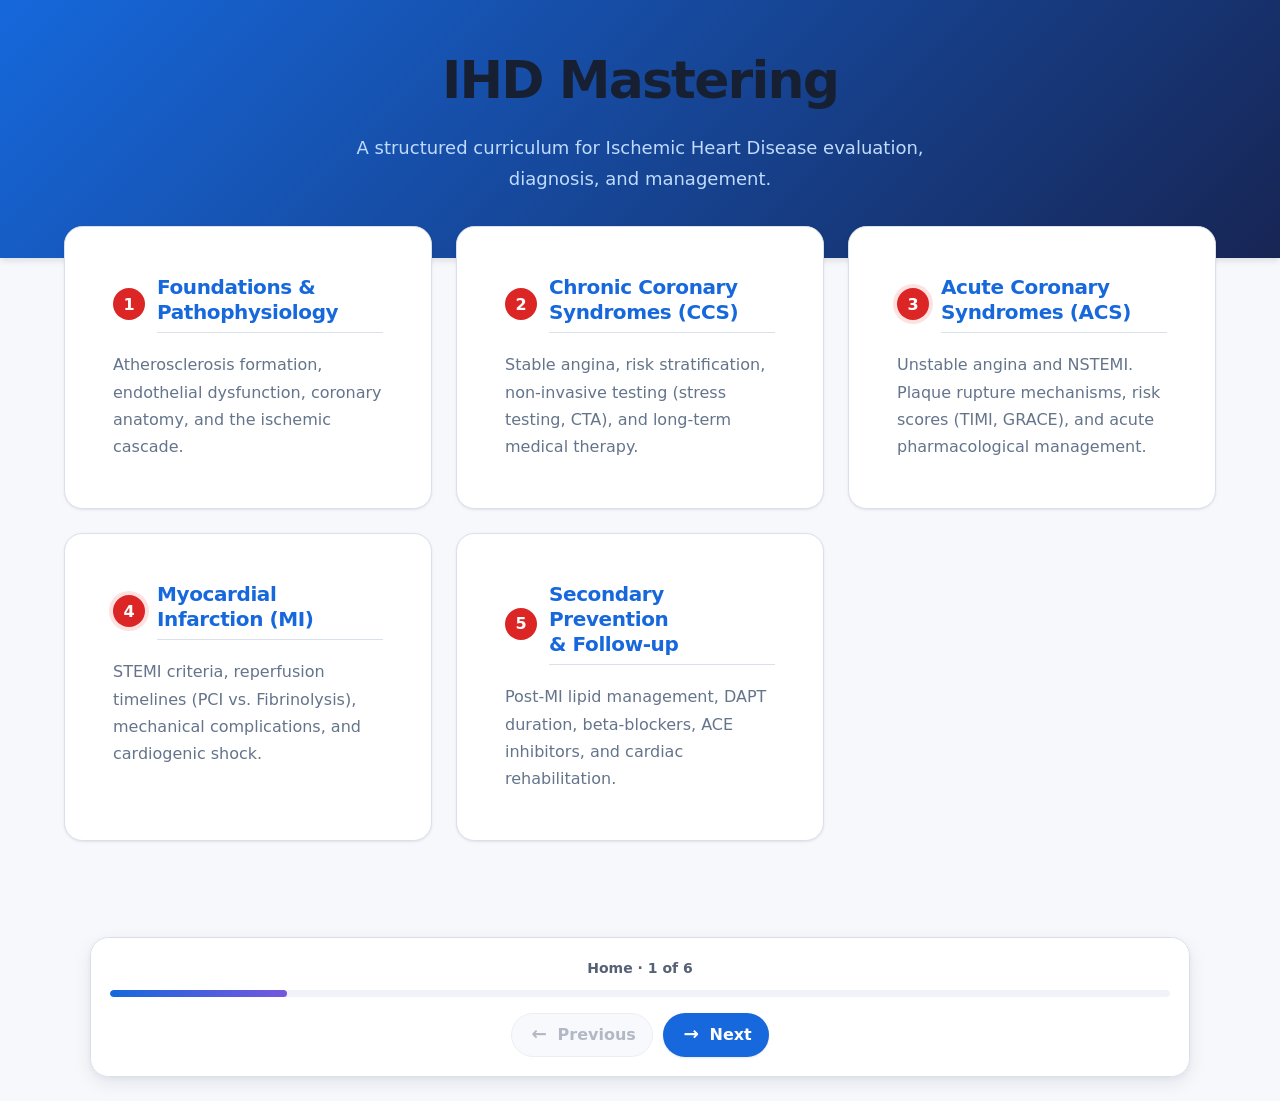
<file: index.html>
<!DOCTYPE html>
<html lang="en">
<head>
    <meta charset="UTF-8">
    <meta name="viewport" content="width=device-width, initial-scale=1.0">
    <title>IHD Mastering</title>
    <style>
        :root {
            --primary: #1e3a8a; /* Deep medical blue */
            --secondary: #dc2626; /* Alert red for cardiology */
            --bg-color: #f8fafc;
            --card-bg: #ffffff;
            --text-main: #334155;
            --text-light: #94a3b8;
        }

        body {
            font-family: system-ui, -apple-system, sans-serif;
            background-color: var(--bg-color);
            color: var(--text-main);
            margin: 0;
            padding: 0;
            line-height: 1.5;
        }

        header {
            background: linear-gradient(135deg, var(--primary) 0%, #172554 100%);
            color: white;
            padding: 3rem 2rem;
            text-align: center;
            box-shadow: 0 4px 6px -1px rgba(0, 0, 0, 0.1);
        }

        h1 {
            margin: 0;
            font-size: 2.5rem;
            letter-spacing: -0.025em;
        }

        header p {
            font-size: 1.125rem;
            color: #bfdbfe;
            margin-top: 0.5rem;
            max-width: 600px;
            margin-inline: auto;
        }

        .container {
            max-width: 1200px;
            margin: -2rem auto 3rem;
            padding: 0 1.5rem;
            position: relative;
        }

        .grid {
            display: grid;
            grid-template-columns: repeat(auto-fit, minmax(300px, 1fr));
            gap: 1.5rem;
        }

        .card {
            background: var(--card-bg);
            border-radius: 12px;
            box-shadow: 0 4px 6px -1px rgba(0, 0, 0, 0.1), 0 2px 4px -1px rgba(0, 0, 0, 0.06);
            text-decoration: none;
            color: inherit;
            display: flex;
            flex-direction: column;
            transition: transform 0.2s ease, box-shadow 0.2s ease;
            overflow: hidden;
            border: 1px solid #e2e8f0;
        }

        .card:hover {
            transform: translateY(-4px);
            box-shadow: 0 10px 15px -3px rgba(0, 0, 0, 0.1), 0 4px 6px -2px rgba(0, 0, 0, 0.05);
            border-color: var(--primary);
        }

        .card-header {
            background-color: var(--card-bg);
            padding: 1.5rem 1.5rem 0.5rem;
            display: flex;
            align-items: center;
            gap: 12px;
            border-bottom: 2px solid transparent;
        }

        .card-number {
            background: var(--secondary);
            color: white;
            border-radius: 50%;
            width: 32px;
            height: 32px;
            display: flex;
            align-items: center;
            justify-content: center;
            font-weight: 700;
            font-size: 1rem;
            flex-shrink: 0;
        }

        .card-title {
            font-size: 1.25rem;
            font-weight: 600;
            color: var(--primary);
            margin: 0;
        }

        .card-body {
            padding: 0.5rem 1.5rem 1.5rem;
            color: #64748b;
            flex-grow: 1;
        }

        /* Highlight the critical ACS/MI modules with red accents */
        .card:nth-child(3) .card-number, .card:nth-child(4) .card-number {
            background: var(--secondary);
            box-shadow: 0 0 0 4px #fee2e2;
        }
    </style>
</head>
<body>

    <header>
        <h1>IHD Mastering</h1>
        <p>A structured curriculum for Ischemic Heart Disease evaluation, diagnosis, and management.</p>
    </header>

    <div class="container">
        <div class="grid">
            
            <a href="1.html" class="card">
                <div class="card-header">
                    <span class="card-number">1</span>
                    <h2 class="card-title">Foundations & Pathophysiology</h2>
                </div>
                <div class="card-body">
                    Atherosclerosis formation, endothelial dysfunction, coronary anatomy, and the ischemic cascade.
                </div>
            </a>

            <a href="2.html" class="card">
                <div class="card-header">
                    <span class="card-number">2</span>
                    <h2 class="card-title">Chronic Coronary Syndromes (CCS)</h2>
                </div>
                <div class="card-body">
                    Stable angina, risk stratification, non-invasive testing (stress testing, CTA), and long-term medical therapy.
                </div>
            </a>

            <a href="3.html" class="card">
                <div class="card-header">
                    <span class="card-number">3</span>
                    <h2 class="card-title">Acute Coronary Syndromes (ACS)</h2>
                </div>
                <div class="card-body">
                    Unstable angina and NSTEMI. Plaque rupture mechanisms, risk scores (TIMI, GRACE), and acute pharmacological management.
                </div>
            </a>

            <a href="4.html" class="card">
                <div class="card-header">
                    <span class="card-number">4</span>
                    <h2 class="card-title">Myocardial Infarction (MI)</h2>
                </div>
                <div class="card-body">
                    STEMI criteria, reperfusion timelines (PCI vs. Fibrinolysis), mechanical complications, and cardiogenic shock.
                </div>
            </a>

            <a href="5.html" class="card">
                <div class="card-header">
                    <span class="card-number">5</span>
                    <h2 class="card-title">Secondary Prevention & Follow-up</h2>
                </div>
                <div class="card-body">
                    Post-MI lipid management, DAPT duration, beta-blockers, ACE inhibitors, and cardiac rehabilitation.
                </div>
            </a>

        </div>
    </div>

<link rel="stylesheet" href="styles.css">
<script src="nav.js"></script>
</body>
</html>
</file>
<file: styles.css>
:root {
    color-scheme: light;

    --page-bg: #f6f8fc;
    --surface: #ffffff;
    --surface-secondary: #f0f4f9;
    --surface-hover: #e8eef7;

    --text-primary: #172033;
    --text-secondary: #566176;
    --text-muted: #748095;

    --border: #d9e0ea;
    --border-strong: #bcc7d6;

    --primary: #1668dc;
    --primary-hover: #0d55bd;
    --primary-active: #084798;
    --primary-soft: #e8f1ff;
    --primary-contrast: #ffffff;

    --success: #198754;
    --warning: #b45f06;
    --danger: #c62828;

    --link: #095fc4;
    --link-hover: #06498f;

    --code-bg: #edf1f7;
    --code-text: #b4235a;

    --selection-bg: #b9d7ff;
    --selection-text: #10233e;

    --shadow-sm:
        0 1px 2px rgba(17, 24, 39, 0.06),
        0 1px 4px rgba(17, 24, 39, 0.04);

    --shadow-md:
        0 6px 18px rgba(17, 24, 39, 0.08),
        0 2px 6px rgba(17, 24, 39, 0.05);

    --shadow-lg:
        0 18px 45px rgba(17, 24, 39, 0.14),
        0 5px 15px rgba(17, 24, 39, 0.07);

    --radius-sm: 0.45rem;
    --radius-md: 0.8rem;
    --radius-lg: 1.15rem;
    --radius-pill: 999px;

    --content-width: 1100px;
    --reading-width: 78ch;

    --transition-fast: 150ms ease;
    --transition-normal: 250ms ease;

    --focus-ring:
        0 0 0 3px rgba(22, 104, 220, 0.25);
}

*,
*::before,
*::after {
    box-sizing: border-box;
}

html {
    min-height: 100%;
    scroll-behavior: smooth;
    background: var(--page-bg);
    accent-color: var(--primary);
}

body {
    min-height: 100vh;
    margin: 0;
    background: var(--page-bg);
    color: var(--text-primary);
    font-family:
        Inter,
        ui-sans-serif,
        system-ui,
        -apple-system,
        BlinkMacSystemFont,
        "Segoe UI",
        Roboto,
        Arial,
        sans-serif;
    font-size: 1rem;
    line-height: 1.7;
    text-rendering: optimizeLegibility;
    -webkit-font-smoothing: antialiased;
}

::selection {
    background: var(--selection-bg);
    color: var(--selection-text);
}

img,
picture,
video,
canvas,
svg {
    display: block;
    max-width: 100%;
}

img {
    height: auto;
    border-radius: var(--radius-md);
}

button,
input,
textarea,
select {
    font: inherit;
}

button,
a {
    -webkit-tap-highlight-color: transparent;
}

button {
    color: inherit;
}

a {
    color: var(--link);
    text-decoration-thickness: 0.08em;
    text-underline-offset: 0.18em;
    transition:
        color var(--transition-fast),
        background-color var(--transition-fast),
        border-color var(--transition-fast),
        transform var(--transition-fast);
}

a:hover {
    color: var(--link-hover);
}

a:focus-visible,
button:focus-visible,
input:focus-visible,
textarea:focus-visible,
select:focus-visible,
[tabindex]:focus-visible {
    outline: none;
    box-shadow: var(--focus-ring);
}

hr {
    height: 1px;
    margin: 2rem 0;
    border: 0;
    background: var(--border);
}

h1,
h2,
h3,
h4,
h5,
h6 {
    color: var(--text-primary);
    line-height: 1.25;
    text-wrap: balance;
    scroll-margin-top: 1rem;
}

h1 {
    margin: 0 0 1.25rem;
    font-size: clamp(2rem, 5vw, 3.25rem);
    letter-spacing: -0.035em;
}

h2 {
    margin: 2.4rem 0 1rem;
    padding-bottom: 0.45rem;
    border-bottom: 1px solid var(--border);
    font-size: clamp(1.55rem, 3vw, 2.15rem);
    letter-spacing: -0.02em;
}

h3 {
    margin: 2rem 0 0.75rem;
    font-size: clamp(1.25rem, 2.4vw, 1.65rem);
}

h4 {
    margin: 1.5rem 0 0.6rem;
    font-size: 1.2rem;
}

p {
    margin: 0 0 1rem;
}

small,
.text-muted {
    color: var(--text-muted);
}

strong {
    color: var(--text-primary);
}

mark {
    padding: 0.1em 0.3em;
    border-radius: 0.25rem;
    background: #ffe38a;
    color: #332500;
}

.page-container {
    width: min(calc(100% - 2rem), var(--content-width));
    margin-inline: auto;
    padding-block: clamp(1.5rem, 4vw, 3.5rem);
}

.reading-container {
    width: min(calc(100% - 2rem), var(--reading-width));
    margin-inline: auto;
    padding-block: clamp(1.5rem, 4vw, 3.5rem);
}

.card,
section.card,
article.card {
    padding: clamp(1rem, 3vw, 1.5rem);
    border: 1px solid var(--border);
    border-radius: var(--radius-lg);
    background: var(--surface);
    box-shadow: var(--shadow-sm);
}

ul,
ol {
    padding-inline-start: 1.6rem;
}

li {
    margin-block: 0.35rem;
}

li::marker {
    color: var(--primary);
    font-weight: 700;
}

blockquote {
    margin: 1.5rem 0;
    padding: 1rem 1.25rem;
    border-inline-start: 4px solid var(--primary);
    border-radius: 0 var(--radius-md) var(--radius-md) 0;
    background: var(--primary-soft);
    color: var(--text-secondary);
}

blockquote > :last-child {
    margin-bottom: 0;
}

code,
kbd,
samp {
    font-family:
        "Cascadia Code",
        "SFMono-Regular",
        Consolas,
        "Liberation Mono",
        monospace;
}

:not(pre) > code {
    padding: 0.14rem 0.38rem;
    border: 1px solid var(--border);
    border-radius: var(--radius-sm);
    background: var(--code-bg);
    color: var(--code-text);
    font-size: 0.9em;
    overflow-wrap: anywhere;
}

pre {
    max-width: 100%;
    margin: 1.5rem 0;
    padding: 1rem 1.15rem;
    overflow: auto;
    border: 1px solid var(--border);
    border-radius: var(--radius-md);
    background: var(--code-bg);
    color: var(--text-primary);
    box-shadow: var(--shadow-sm);
    line-height: 1.55;
    tab-size: 4;
}

pre code {
    padding: 0;
    border: 0;
    background: transparent;
    color: inherit;
}

.table-scroll {
    max-width: 100%;
    margin: 1.5rem 0;
    overflow-x: auto;
    border: 1px solid var(--border);
    border-radius: var(--radius-md);
    background: var(--surface);
    box-shadow: var(--shadow-sm);
    overscroll-behavior-inline: contain;
}

.table-scroll:focus-visible {
    box-shadow: var(--focus-ring);
}

table {
    width: 100%;
    min-width: 520px;
    border-collapse: collapse;
    background: var(--surface);
    color: var(--text-primary);
}

th,
td {
    padding: 0.8rem 0.95rem;
    border-bottom: 1px solid var(--border);
    text-align: start;
    vertical-align: top;
}

th {
    background: var(--surface-secondary);
    color: var(--text-primary);
    font-weight: 700;
}

tbody tr {
    transition: background-color var(--transition-fast);
}

tbody tr:hover {
    background: var(--surface-hover);
}

tbody tr:last-child td {
    border-bottom: 0;
}

input,
textarea,
select {
    width: 100%;
    max-width: 100%;
    padding: 0.68rem 0.8rem;
    border: 1px solid var(--border-strong);
    border-radius: var(--radius-sm);
    background: var(--surface);
    color: var(--text-primary);
    transition:
        border-color var(--transition-fast),
        box-shadow var(--transition-fast);
}

input::placeholder,
textarea::placeholder {
    color: var(--text-muted);
}

input:hover,
textarea:hover,
select:hover {
    border-color: var(--primary);
}

fieldset {
    margin: 1.5rem 0;
    padding: 1rem;
    border: 1px solid var(--border);
    border-radius: var(--radius-md);
}

legend {
    padding-inline: 0.4rem;
    color: var(--text-primary);
    font-weight: 700;
}

.site-navigation {
    width: min(calc(100% - 1.5rem), var(--content-width));
    margin: clamp(3rem, 8vw, 6rem) auto 1.5rem;
    padding: clamp(0.85rem, 2vw, 1.2rem);
    border: 1px solid var(--border);
    border-radius: var(--radius-lg);
    background: rgba(255, 255, 255, 0.94);
    box-shadow: var(--shadow-md);
    backdrop-filter: blur(16px);
    -webkit-backdrop-filter: blur(16px);
}

.nav-progress-section {
    margin-bottom: 1rem;
}

.nav-progress-text {
    margin: 0 0 0.55rem;
    color: var(--text-secondary);
    font-size: 0.875rem;
    font-weight: 650;
    text-align: center;
}

.nav-progress-track {
    width: 100%;
    height: 0.42rem;
    overflow: hidden;
    border-radius: var(--radius-pill);
    background: var(--surface-secondary);
}

.nav-progress-value {
    display: block;
    height: 100%;
    border-radius: inherit;
    background: linear-gradient(90deg, var(--primary), #7657df);
    transition: width 500ms ease;
}

.nav-controls {
    display: flex;
    flex-wrap: wrap;
    align-items: center;
    justify-content: center;
    gap: 0.65rem;
}

.nav-btn {
    display: inline-flex;
    min-height: 2.75rem;
    align-items: center;
    justify-content: center;
    gap: 0.45rem;
    padding: 0.65rem 1rem;
    border: 1px solid transparent;
    border-radius: var(--radius-pill);
    background: var(--primary);
    color: var(--primary-contrast) !important;
    box-shadow: var(--shadow-sm);
    font-weight: 700;
    line-height: 1;
    text-decoration: none;
    cursor: pointer;
    user-select: none;
    transition:
        transform var(--transition-fast),
        background-color var(--transition-fast),
        border-color var(--transition-fast),
        box-shadow var(--transition-fast),
        opacity var(--transition-fast);
}

.nav-btn:hover:not(:disabled) {
    background: var(--primary-hover);
    color: var(--primary-contrast) !important;
    box-shadow: var(--shadow-md);
    transform: translateY(-2px);
}

.nav-btn:active:not(:disabled) {
    background: var(--primary-active);
    transform: translateY(0);
}

.nav-btn-icon {
    display: inline-flex;
    width: 1.2em;
    align-items: center;
    justify-content: center;
    font-size: 1.15em;
    line-height: 1;
}

.nav-home {
    border-color: var(--border-strong);
    background: var(--surface-secondary);
    color: var(--text-primary) !important;
}

.nav-home:hover:not(:disabled) {
    border-color: var(--primary);
    background: var(--primary-soft);
    color: var(--primary) !important;
}

.nav-disabled,
.nav-btn:disabled {
    border-color: var(--border);
    background: var(--surface-secondary);
    color: var(--text-muted) !important;
    box-shadow: none;
    cursor: not-allowed;
    opacity: 0.55;
}

.back-to-top {
    position: fixed;
    right: max(1rem, env(safe-area-inset-right));
    bottom: max(1rem, env(safe-area-inset-bottom));
    z-index: 1000;

    display: grid;
    width: 3rem;
    height: 3rem;
    place-items: center;

    border: 1px solid var(--border);
    border-radius: 50%;
    background: rgba(255, 255, 255, 0.94);
    color: var(--primary);
    box-shadow: var(--shadow-lg);
    backdrop-filter: blur(12px);
    -webkit-backdrop-filter: blur(12px);

    font-size: 1.35rem;
    font-weight: 800;
    cursor: pointer;

    opacity: 0;
    pointer-events: none;
    transform: translateY(0.75rem) scale(0.92);

    transition:
        opacity var(--transition-normal),
        transform var(--transition-normal),
        background-color var(--transition-fast);
}

.back-to-top.is-visible {
    opacity: 1;
    pointer-events: auto;
    transform: translateY(0) scale(1);
}

.back-to-top:hover {
    background: var(--primary-soft);
    transform: translateY(-2px) scale(1.03);
}

.notice,
.info-box,
.warning-box,
.success-box,
.error-box {
    margin: 1.25rem 0;
    padding: 1rem 1.15rem;
    border: 1px solid var(--border);
    border-inline-start-width: 4px;
    border-radius: var(--radius-md);
    background: var(--surface);
}

.notice,
.info-box {
    border-inline-start-color: var(--primary);
}

.warning-box {
    border-inline-start-color: var(--warning);
}

.success-box {
    border-inline-start-color: var(--success);
}

.error-box {
    border-inline-start-color: var(--danger);
}

.badge {
    display: inline-flex;
    align-items: center;
    padding: 0.2rem 0.55rem;
    border-radius: var(--radius-pill);
    background: var(--primary-soft);
    color: var(--primary);
    font-size: 0.82rem;
    font-weight: 700;
}

@media (max-width: 640px) {
    body {
        font-size: 0.975rem;
        line-height: 1.65;
    }

    .site-navigation {
        width: min(calc(100% - 1rem), var(--content-width));
        padding: 0.8rem;
        border-radius: var(--radius-md);
    }

    .nav-controls {
        display: grid;
        grid-template-columns: repeat(2, minmax(0, 1fr));
    }

    .nav-btn {
        width: 100%;
        min-width: 0;
        padding-inline: 0.75rem;
    }

    .nav-home {
        grid-column: span 2;
    }

    .back-to-top {
        width: 2.75rem;
        height: 2.75rem;
    }

    th,
    td {
        padding: 0.7rem 0.75rem;
    }
}

@media (max-width: 390px) {
    .nav-btn-text {
        font-size: 0.88rem;
    }
}

@media (prefers-reduced-motion: reduce) {
    html {
        scroll-behavior: auto;
    }

    *,
    *::before,
    *::after {
        scroll-behavior: auto !important;
        transition-duration: 0.01ms !important;
        animation-duration: 0.01ms !important;
        animation-iteration-count: 1 !important;
    }
}

@media (prefers-contrast: more) {
    :root {
        --border: #667085;
        --border-strong: #344054;
    }

    .nav-btn {
        border-color: currentColor;
    }
}

@media print {
    html,
    body {
        background: #ffffff !important;
        color: #000000 !important;
    }

    .site-navigation,
    .back-to-top,
    button {
        display: none !important;
    }

    a {
        color: #000000 !important;
        text-decoration: underline;
    }

    a[href^="http"]::after {
        content: " (" attr(href) ")";
        font-size: 0.8em;
        overflow-wrap: anywhere;
    }

    pre,
    blockquote,
    table,
    img {
        break-inside: avoid;
    }

    .table-scroll {
        overflow: visible;
        border: 0;
        box-shadow: none;
    }

    table {
        min-width: 0;
    }
}
</file>
